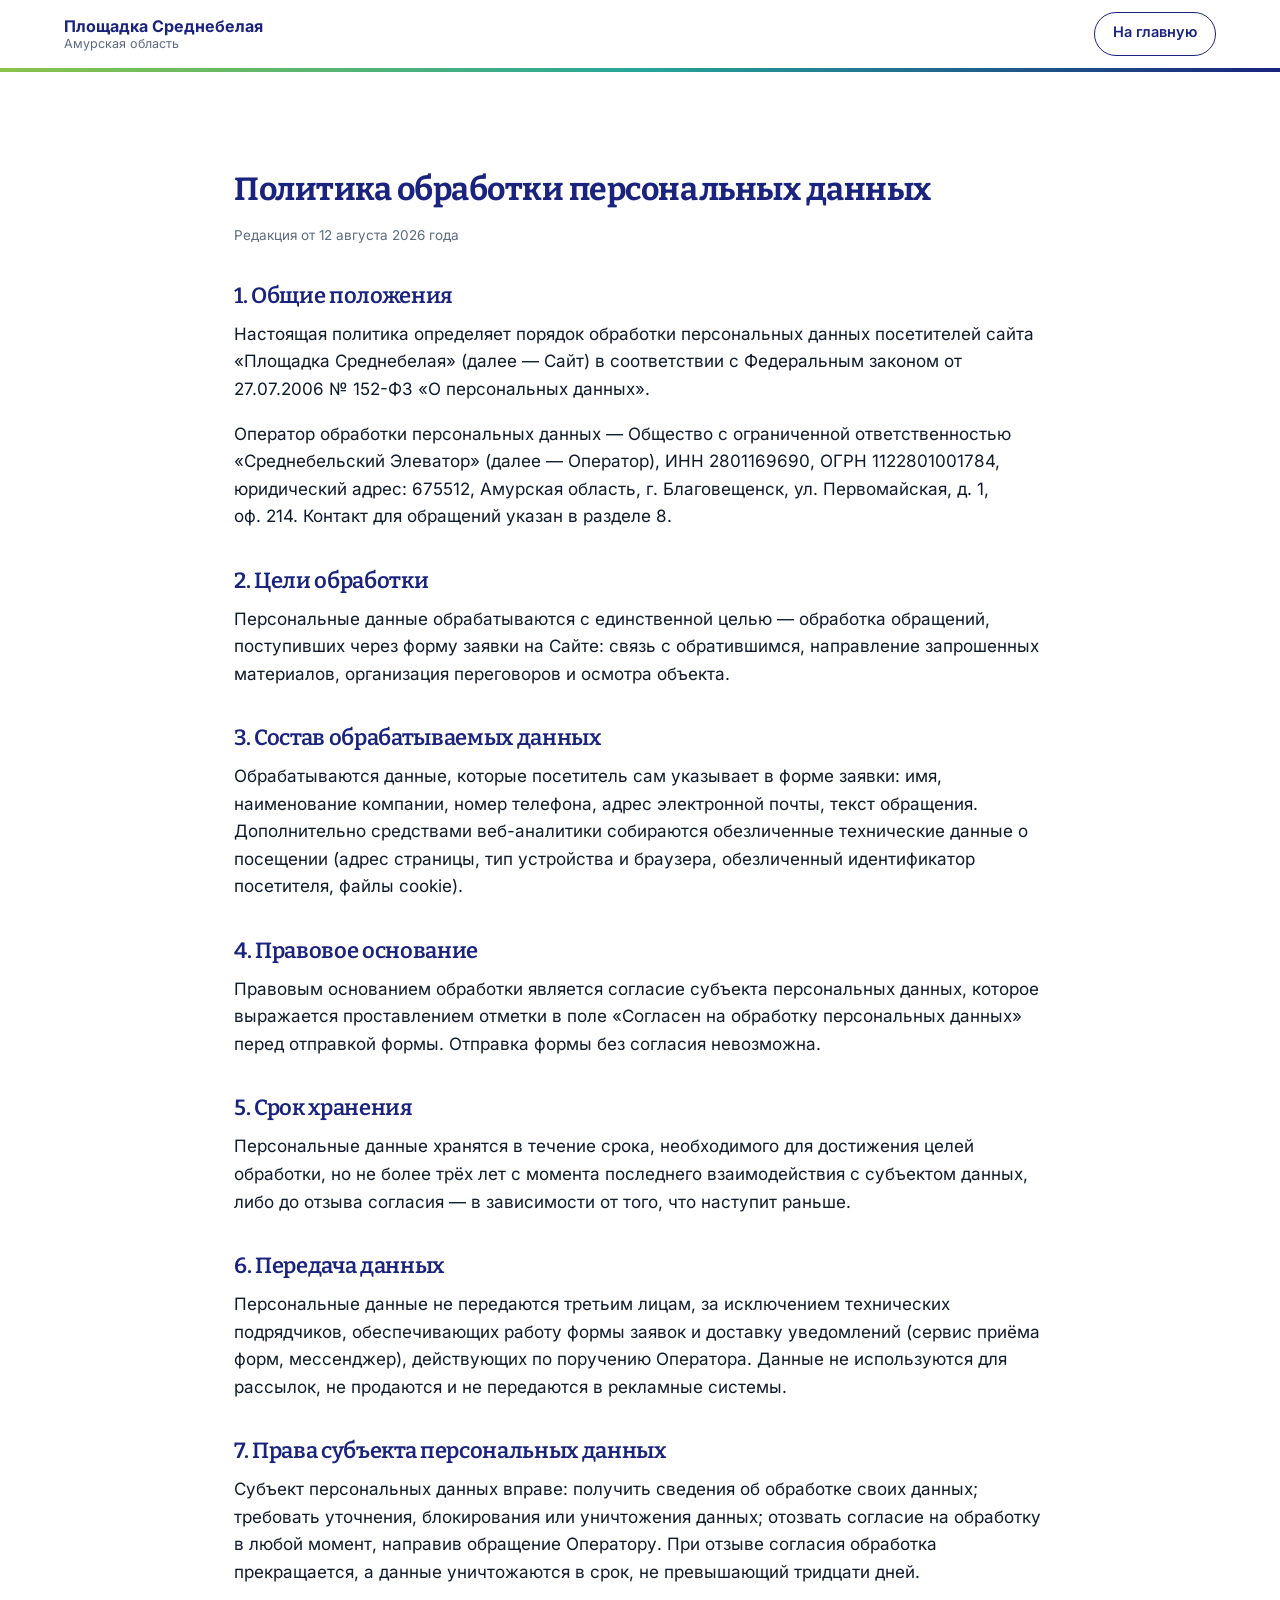
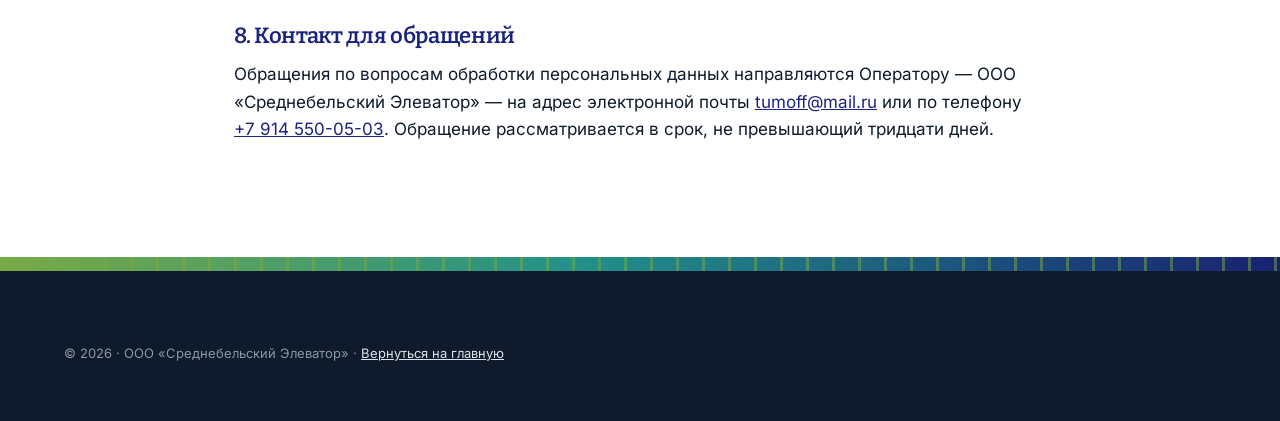
<file: privacy.html>
<!DOCTYPE html>
<html lang="ru">
<head>
<meta charset="utf-8">
  <meta http-equiv="Content-Security-Policy" content="default-src 'self'; base-uri 'self'; object-src 'none'; form-action 'self'; frame-src 'none'; script-src 'self'; style-src 'self' 'unsafe-inline'; img-src 'self' data: blob: https://tile.openstreetmap.org; connect-src 'self' https://tile.openstreetmap.org; worker-src 'self' blob:; font-src 'self'; media-src 'self'; upgrade-insecure-requests">
  <meta name="referrer" content="strict-origin-when-cross-origin">
<meta name="viewport" content="width=device-width, initial-scale=1">
<title>Политика обработки персональных данных — Площадка Среднебелая</title>
<meta name="robots" content="noindex, follow">
<meta name="theme-color" content="#1A237E">
<link rel="icon" href="favicon.svg" type="image/svg+xml">
<link rel="stylesheet" href="styles.css">
</head>
<body>

<header class="site-header">
  <div class="header-inner">
    <a class="brand" href="./">
      <b>Площадка Среднебелая</b>
      <span>Амурская область</span>
    </a>
    <a class="btn btn-secondary header-cta" href="./" style="margin-left:auto;">На главную</a>
  </div>
</header>

<main id="main">
<section class="section">
  <div class="container" style="max-width:860px;">
    <h1 style="font-size:32px;line-height:40px;">Политика обработки персональных данных</h1>
    <p class="small">Редакция от 12 августа 2026 года</p>

    <h2 style="font-size:22px;line-height:28px;margin-top:36px;">1. Общие положения</h2>
    <p>Настоящая политика определяет порядок обработки персональных данных посетителей сайта «Площадка Среднебелая» (далее — Сайт) в соответствии с Федеральным законом от 27.07.2006 № 152-ФЗ «О персональных данных».</p>
    <p>Оператор обработки персональных данных — Общество с ограниченной ответственностью «Среднебельский Элеватор» (далее — Оператор), ИНН 2801169690, ОГРН 1122801001784, юридический адрес: 675512, Амурская область, г.&nbsp;Благовещенск, ул.&nbsp;Первомайская, д.&nbsp;1, оф.&nbsp;214. Контакт для обращений указан в разделе 8.</p>

    <h2 style="font-size:22px;line-height:28px;margin-top:36px;">2. Цели обработки</h2>
    <p>Персональные данные обрабатываются с единственной целью — обработка обращений, поступивших через форму заявки на Сайте: связь с обратившимся, направление запрошенных материалов, организация переговоров и осмотра объекта.</p>

    <h2 style="font-size:22px;line-height:28px;margin-top:36px;">3. Состав обрабатываемых данных</h2>
    <p>Обрабатываются данные, которые посетитель сам указывает в форме заявки: имя, наименование компании, номер телефона, адрес электронной почты, текст обращения. Дополнительно средствами веб-аналитики собираются обезличенные технические данные о посещении (адрес страницы, тип устройства и браузера, обезличенный идентификатор посетителя, файлы cookie).</p>

    <h2 style="font-size:22px;line-height:28px;margin-top:36px;">4. Правовое основание</h2>
    <p>Правовым основанием обработки является согласие субъекта персональных данных, которое выражается проставлением отметки в поле «Согласен на обработку персональных данных» перед отправкой формы. Отправка формы без согласия невозможна.</p>

    <h2 style="font-size:22px;line-height:28px;margin-top:36px;">5. Срок хранения</h2>
    <p>Персональные данные хранятся в течение срока, необходимого для достижения целей обработки, но не более трёх лет с момента последнего взаимодействия с субъектом данных, либо до отзыва согласия — в зависимости от того, что наступит раньше.</p>

    <h2 style="font-size:22px;line-height:28px;margin-top:36px;">6. Передача данных</h2>
    <p>Персональные данные не передаются третьим лицам, за исключением технических подрядчиков, обеспечивающих работу формы заявок и доставку уведомлений (сервис приёма форм, мессенджер), действующих по поручению Оператора. Данные не используются для рассылок, не продаются и не передаются в рекламные системы.</p>

    <h2 style="font-size:22px;line-height:28px;margin-top:36px;">7. Права субъекта персональных данных</h2>
    <p>Субъект персональных данных вправе: получить сведения об обработке своих данных; требовать уточнения, блокирования или уничтожения данных; отозвать согласие на обработку в любой момент, направив обращение Оператору. При отзыве согласия обработка прекращается, а данные уничтожаются в срок, не превышающий тридцати дней.</p>

    <h2 style="font-size:22px;line-height:28px;margin-top:36px;">8. Контакт для обращений</h2>
    <p>Обращения по вопросам обработки персональных данных направляются Оператору — ООО «Среднебельский Элеватор» — на адрес электронной почты <a href="mailto:tumoff@mail.ru">tumoff@mail.ru</a> или по телефону <a href="tel:+79145500503">+7 914 550-05-03</a>. Обращение рассматривается в срок, не превышающий тридцати дней.</p>
  </div>
</section>
</main>

<footer class="site-footer">
  <div class="container">
    <p class="f-legal">© 2026 · ООО «Среднебельский Элеватор» · <a href="./">Вернуться на главную</a></p>
  </div>
</footer>

</body>
</html>
</file>
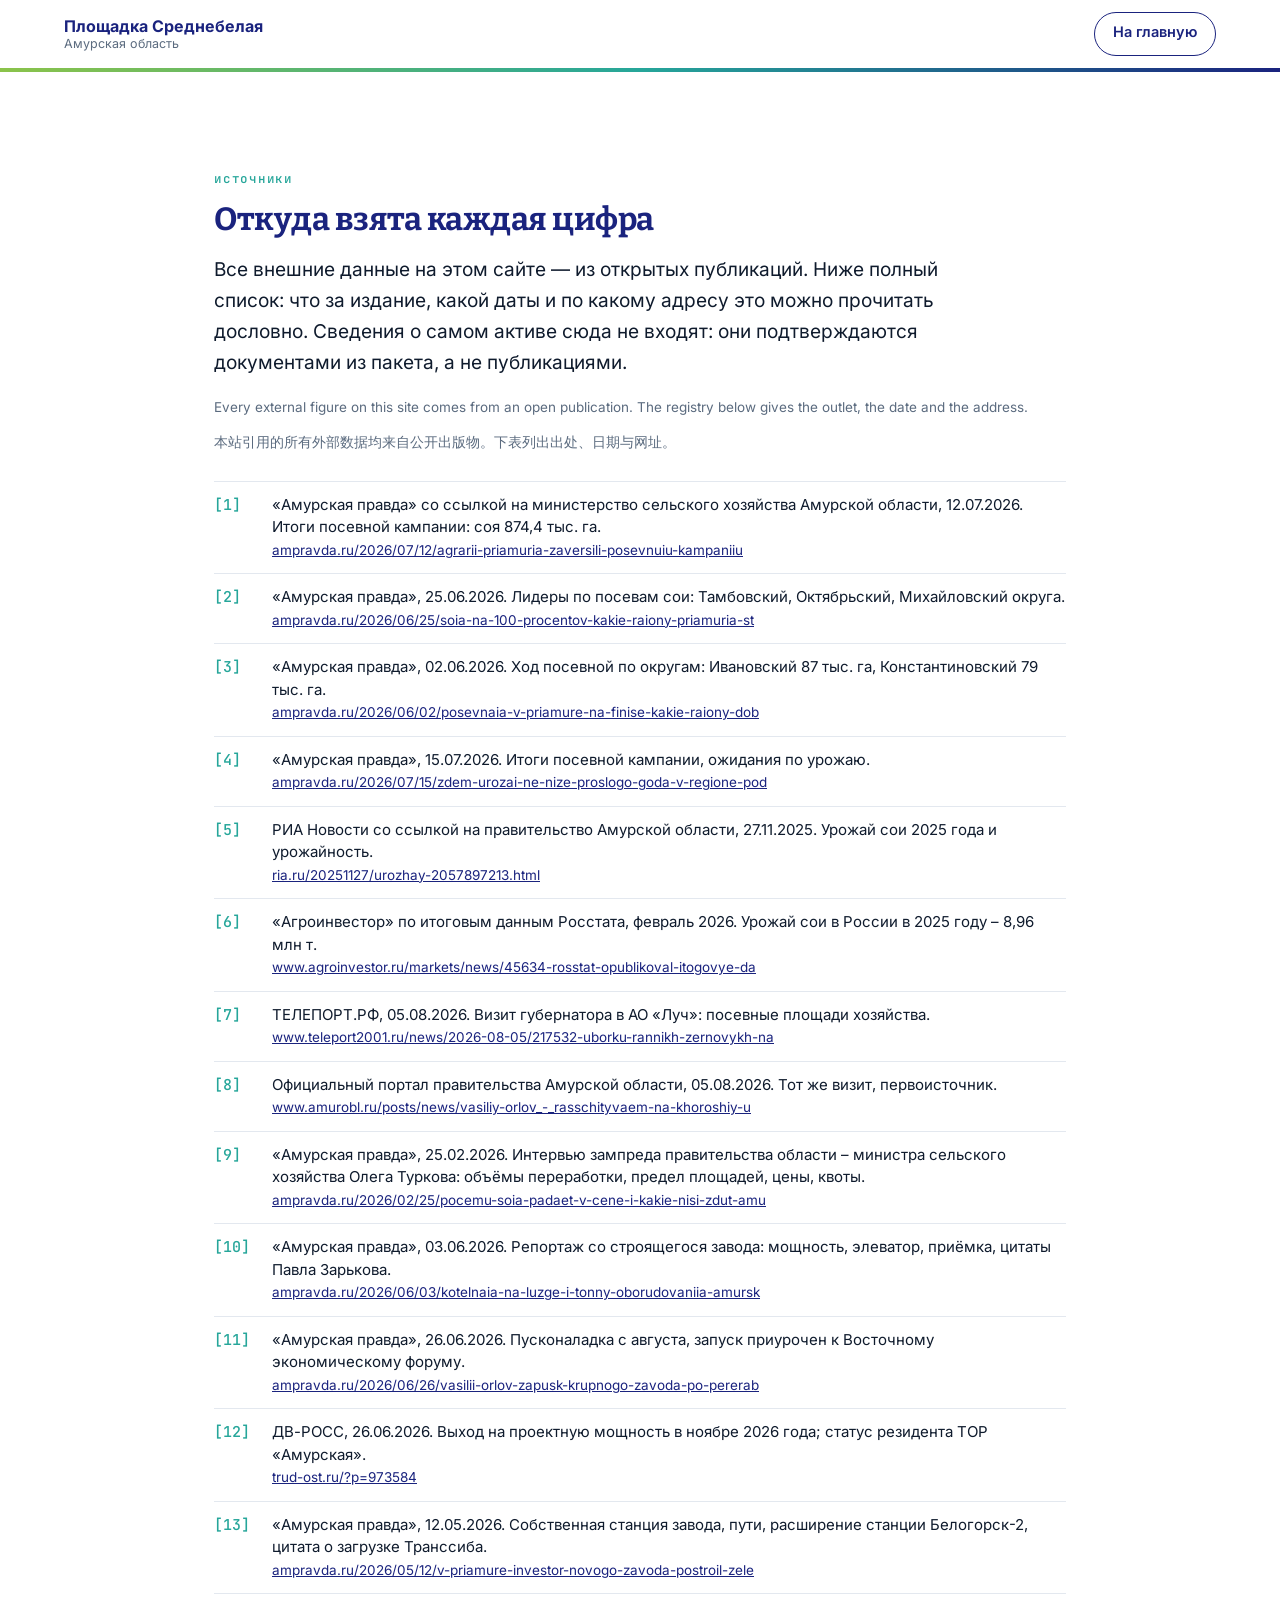
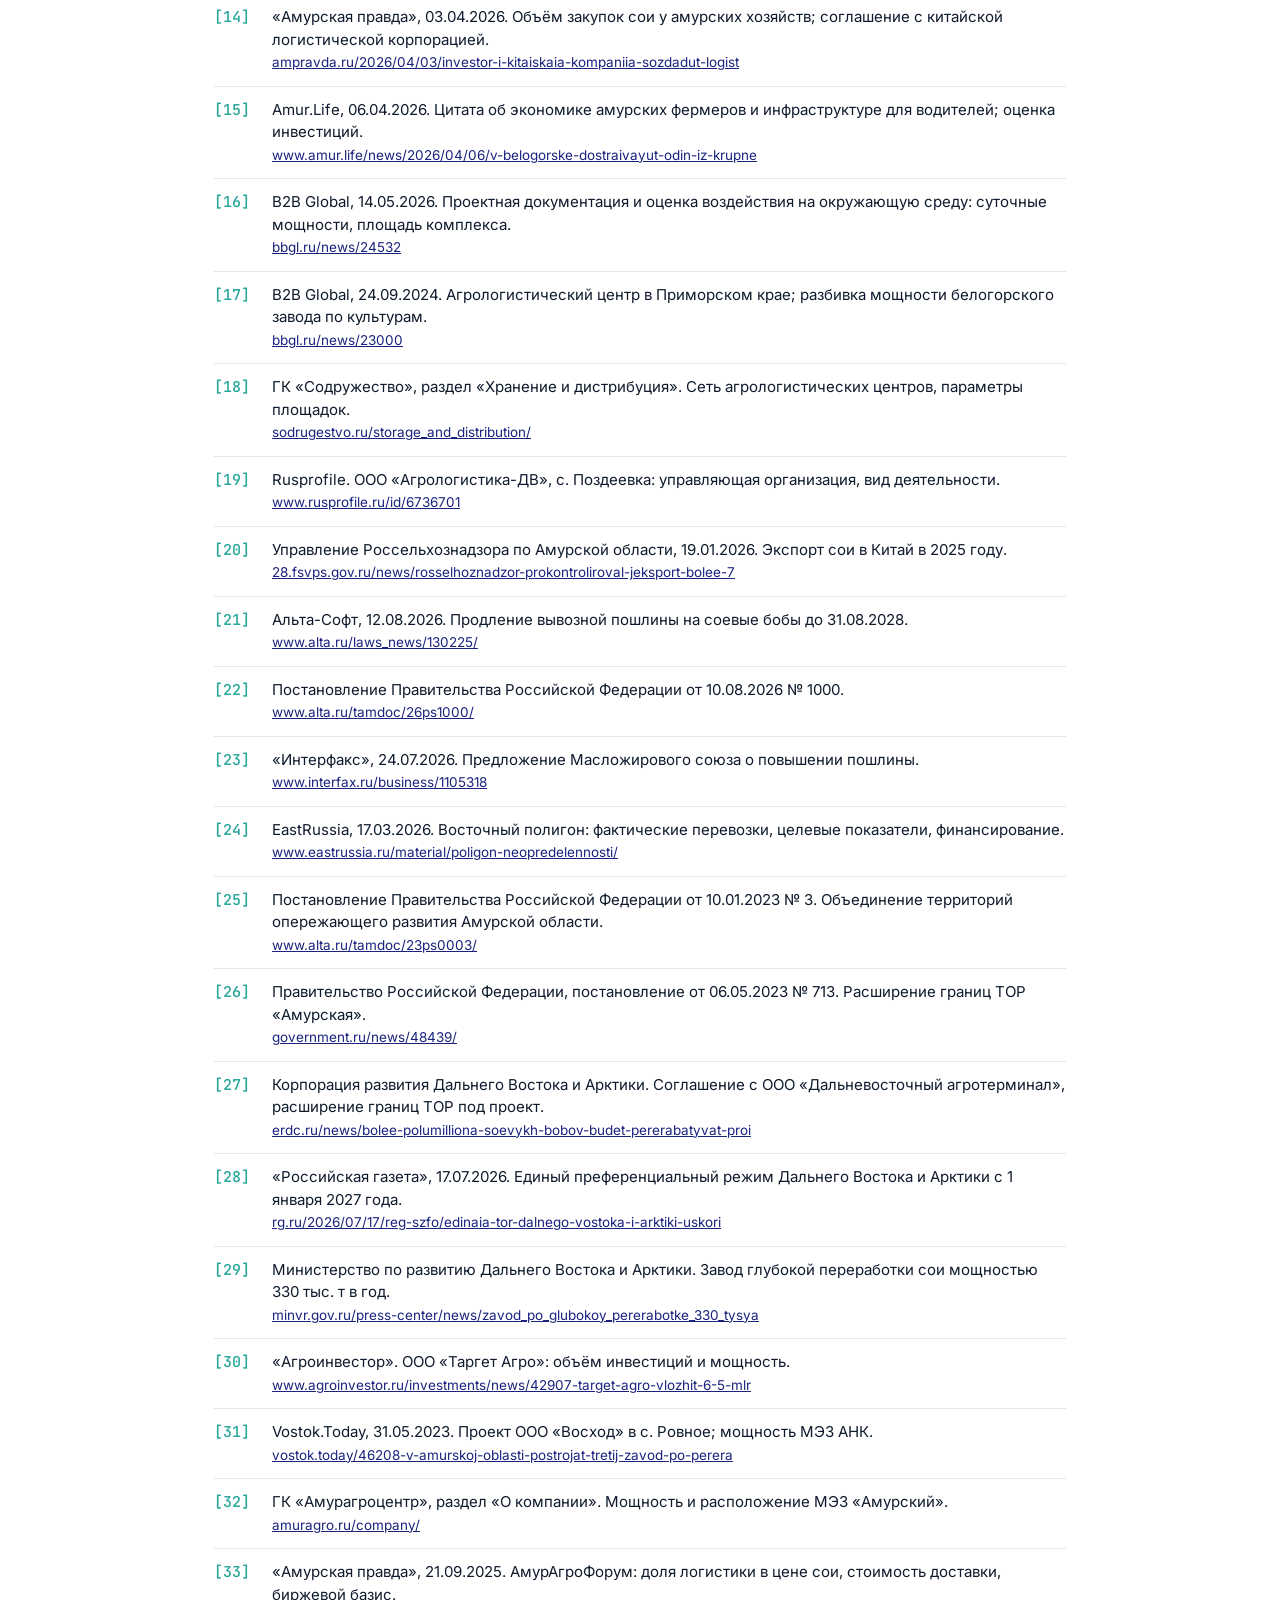
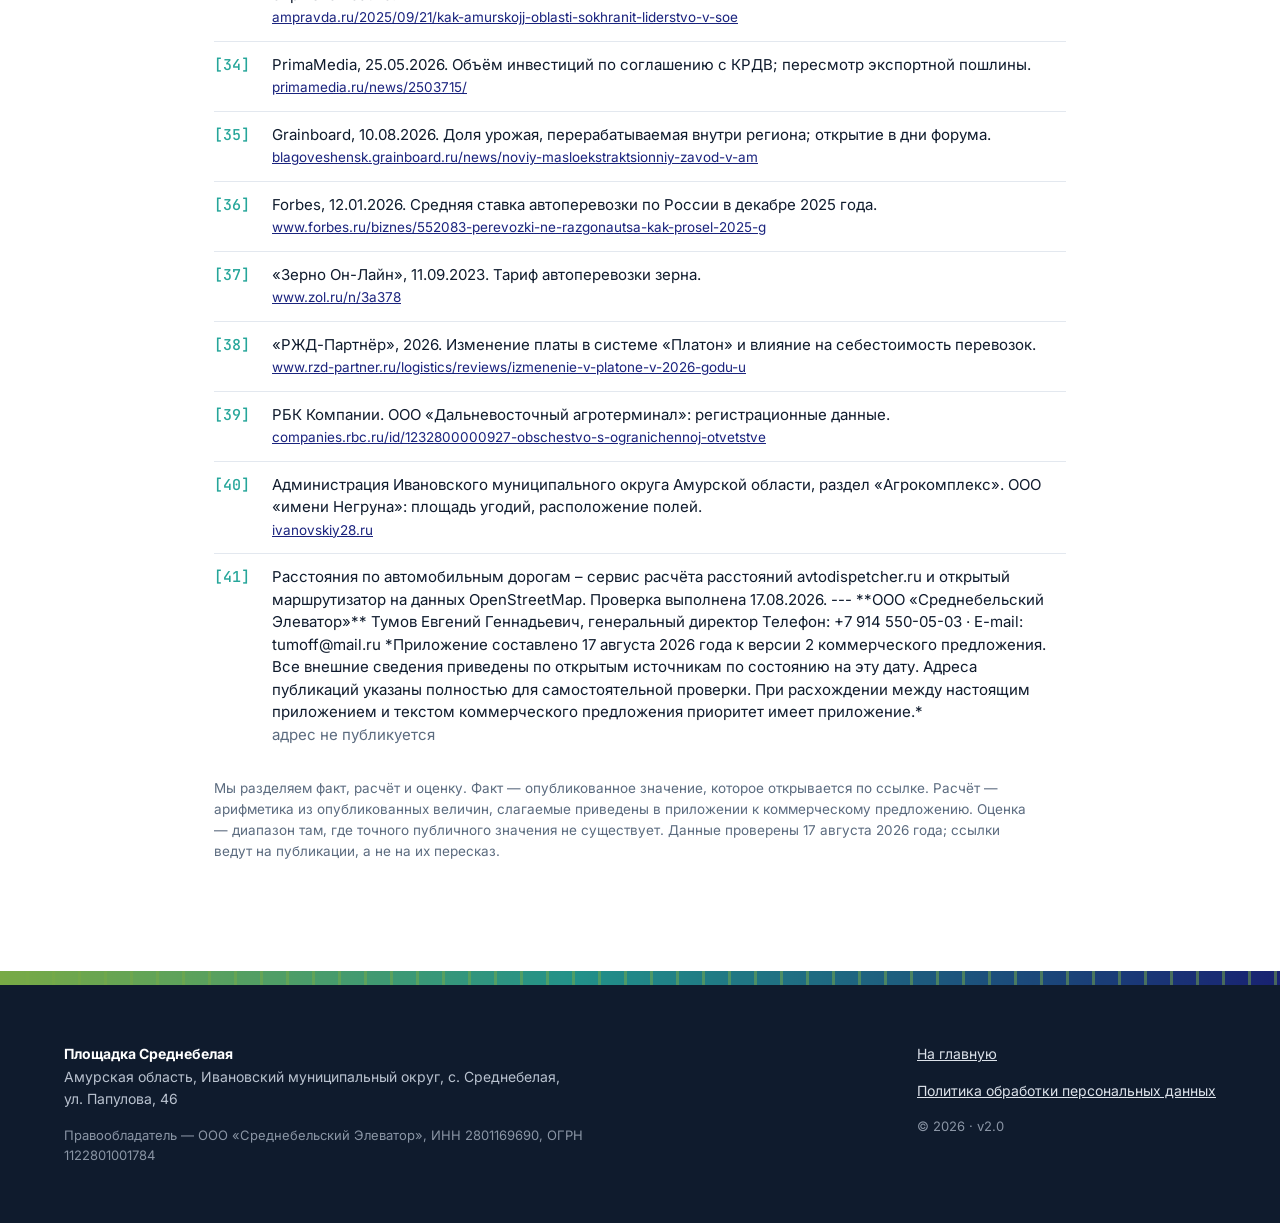
<file: sources.html>
<!DOCTYPE html>
<html lang="ru">
<head>
<meta charset="utf-8">
  <meta http-equiv="Content-Security-Policy" content="default-src 'self'; base-uri 'self'; object-src 'none'; form-action 'self'; frame-src 'none'; script-src 'self'; style-src 'self' 'unsafe-inline'; img-src 'self' data: blob: https://tile.openstreetmap.org; connect-src 'self' https://tile.openstreetmap.org; worker-src 'self' blob:; font-src 'self'; media-src 'self'; upgrade-insecure-requests">
  <meta name="referrer" content="strict-origin-when-cross-origin">
<meta name="viewport" content="width=device-width, initial-scale=1">
<title>Источники данных — Площадка Среднебелая</title>
<meta name="description" content="Реестр источников: каждая внешняя цифра на сайте площадки Среднебелая с указанием публикации, даты и адреса.">
<meta name="robots" content="index, follow">
<meta name="theme-color" content="#1A237E">
<link rel="canonical" href="https://hub28.ru/sources.html">
<link rel="icon" href="favicon.svg" type="image/svg+xml">
<link rel="stylesheet" href="styles.css">
</head>
<body>

<header class="site-header">
  <div class="header-inner">
    <a class="brand" href="./">
      <b>Площадка Среднебелая</b>
      <span>Амурская область</span>
    </a>
    <a class="btn btn-secondary header-cta" href="./" style="margin-left:auto;">На главную</a>
  </div>
</header>

<main id="main">
<section class="section">
  <div class="container" style="max-width:900px;">
    <span class="sec-label">источники</span>
    <h1 style="font-size:32px;line-height:40px;">Откуда взята каждая цифра</h1>
    <p class="lead">Все внешние данные на этом сайте — из открытых публикаций. Ниже полный
    список: что за издание, какой даты и по какому адресу это можно прочитать
    дословно. Сведения о самом активе сюда не входят: они подтверждаются
    документами из пакета, а не публикациями.</p>
    <p class="small" lang="en">Every external figure on this site comes from an open publication. The registry below gives the outlet, the date and the address.</p>
    <p class="small" lang="zh-Hans">本站引用的所有外部数据均来自公开出版物。下表列出出处、日期与网址。</p>

    <ol class="src-list">
    <li id="s1"><span class="src-num">[1]</span><span class="src-body">«Амурская правда» со ссылкой на министерство сельского хозяйства Амурской области, 12.07.2026. Итоги посевной кампании: соя 874,4 тыс. га.<br><a href="https://ampravda.ru/2026/07/12/agrarii-priamuria-zaversili-posevnuiu-kampaniiu-vpervye-v-regione-poseiali-gorox-i-podsolnecnik" target="_blank" rel="noopener nofollow">ampravda.ru/2026/07/12/agrarii-priamuria-zaversili-posevnuiu-kampaniiu</a></span></li>
    <li id="s2"><span class="src-num">[2]</span><span class="src-body">«Амурская правда», 25.06.2026. Лидеры по посевам сои: Тамбовский, Октябрьский, Михайловский округа.<br><a href="https://ampravda.ru/2026/06/25/soia-na-100-procentov-kakie-raiony-priamuria-stali-liderami-po-posevnoi-glavnoi-kultury" target="_blank" rel="noopener nofollow">ampravda.ru/2026/06/25/soia-na-100-procentov-kakie-raiony-priamuria-st</a></span></li>
    <li id="s3"><span class="src-num">[3]</span><span class="src-body">«Амурская правда», 02.06.2026. Ход посевной по округам: Ивановский 87 тыс. га, Константиновский 79 тыс. га.<br><a href="https://ampravda.ru/2026/06/02/posevnaia-v-priamure-na-finise-kakie-raiony-dobavili-kukuruzy-i-pocti-zakoncili-sev-soi" target="_blank" rel="noopener nofollow">ampravda.ru/2026/06/02/posevnaia-v-priamure-na-finise-kakie-raiony-dob</a></span></li>
    <li id="s4"><span class="src-num">[4]</span><span class="src-body">«Амурская правда», 15.07.2026. Итоги посевной кампании, ожидания по урожаю.<br><a href="https://ampravda.ru/2026/07/15/zdem-urozai-ne-nize-proslogo-goda-v-regione-podveli-itogi-posevnoi-kampanii" target="_blank" rel="noopener nofollow">ampravda.ru/2026/07/15/zdem-urozai-ne-nize-proslogo-goda-v-regione-pod</a></span></li>
    <li id="s5"><span class="src-num">[5]</span><span class="src-body">РИА Новости со ссылкой на правительство Амурской области, 27.11.2025. Урожай сои 2025 года и урожайность.<br><a href="https://ria.ru/20251127/urozhay-2057897213.html" target="_blank" rel="noopener nofollow">ria.ru/20251127/urozhay-2057897213.html</a></span></li>
    <li id="s6"><span class="src-num">[6]</span><span class="src-body">«Агроинвестор» по итоговым данным Росстата, февраль 2026. Урожай сои в России в 2025 году – 8,96 млн т.<br><a href="https://www.agroinvestor.ru/markets/news/45634-rosstat-opublikoval-itogovye-dannye-po-urozhayu-v-2025-godu/" target="_blank" rel="noopener nofollow">www.agroinvestor.ru/markets/news/45634-rosstat-opublikoval-itogovye-da</a></span></li>
    <li id="s7"><span class="src-num">[7]</span><span class="src-body">ТЕЛЕПОРТ.РФ, 05.08.2026. Визит губернатора в АО «Луч»: посевные площади хозяйства.<br><a href="https://www.teleport2001.ru/news/2026-08-05/217532-uborku-rannikh-zernovykh-na-polyakh-ivanovskogo-okruga-ocenil-glava-priamurya.html" target="_blank" rel="noopener nofollow">www.teleport2001.ru/news/2026-08-05/217532-uborku-rannikh-zernovykh-na</a></span></li>
    <li id="s8"><span class="src-num">[8]</span><span class="src-body">Официальный портал правительства Амурской области, 05.08.2026. Тот же визит, первоисточник.<br><a href="https://www.amurobl.ru/posts/news/vasiliy-orlov_-_rasschityvaem-na-khoroshiy-urozhay_-gubernator-otsenil-khod-uborki-rannikh-zernovykh/" target="_blank" rel="noopener nofollow">www.amurobl.ru/posts/news/vasiliy-orlov_-_rasschityvaem-na-khoroshiy-u</a></span></li>
    <li id="s9"><span class="src-num">[9]</span><span class="src-body">«Амурская правда», 25.02.2026. Интервью зампреда правительства области – министра сельского хозяйства Олега Туркова: объёмы переработки, предел площадей, цены, квоты.<br><a href="https://ampravda.ru/2026/02/25/pocemu-soia-padaet-v-cene-i-kakie-nisi-zdut-amurskix-agrariev-interviu-zampreda-amurskogo-pravitelstva-olega-turkova" target="_blank" rel="noopener nofollow">ampravda.ru/2026/02/25/pocemu-soia-padaet-v-cene-i-kakie-nisi-zdut-amu</a></span></li>
    <li id="s10"><span class="src-num">[10]</span><span class="src-body">«Амурская правда», 03.06.2026. Репортаж со строящегося завода: мощность, элеватор, приёмка, цитаты Павла Зарькова.<br><a href="https://ampravda.ru/2026/06/03/kotelnaia-na-luzge-i-tonny-oborudovaniia-amurskaia-pravda-pobyvala-na-stroiashhemsia-v-belogorske-zavode-po-pererabotke-soi-i-rapsa" target="_blank" rel="noopener nofollow">ampravda.ru/2026/06/03/kotelnaia-na-luzge-i-tonny-oborudovaniia-amursk</a></span></li>
    <li id="s11"><span class="src-num">[11]</span><span class="src-body">«Амурская правда», 26.06.2026. Пусконаладка с августа, запуск приурочен к Восточному экономическому форуму.<br><a href="https://ampravda.ru/2026/06/26/vasilii-orlov-zapusk-krupnogo-zavoda-po-pererabotke-soi-priurocim-k-vostocnomu-ekonomiceskomu-forumu" target="_blank" rel="noopener nofollow">ampravda.ru/2026/06/26/vasilii-orlov-zapusk-krupnogo-zavoda-po-pererab</a></span></li>
    <li id="s12"><span class="src-num">[12]</span><span class="src-body">ДВ-РОСС, 26.06.2026. Выход на проектную мощность в ноябре 2026 года; статус резидента ТОР «Амурская».<br><a href="http://trud-ost.ru/?p=973584" target="_blank" rel="noopener nofollow">trud-ost.ru/?p=973584</a></span></li>
    <li id="s13"><span class="src-num">[13]</span><span class="src-body">«Амурская правда», 12.05.2026. Собственная станция завода, пути, расширение станции Белогорск-2, цитата о загрузке Транссиба.<br><a href="https://ampravda.ru/2026/05/12/v-priamure-investor-novogo-zavoda-postroil-zeleznodoroznuiu-stanciiu-i-obnovliaet-eshhe-odnu" target="_blank" rel="noopener nofollow">ampravda.ru/2026/05/12/v-priamure-investor-novogo-zavoda-postroil-zele</a></span></li>
    <li id="s14"><span class="src-num">[14]</span><span class="src-body">«Амурская правда», 03.04.2026. Объём закупок сои у амурских хозяйств; соглашение с китайской логистической корпорацией.<br><a href="https://ampravda.ru/2026/04/03/investor-i-kitaiskaia-kompaniia-sozdadut-logisticeskie-xaby-v-dvux-stranax-dlia-masla-i-srota-s-novogo-amurskogo-zavoda" target="_blank" rel="noopener nofollow">ampravda.ru/2026/04/03/investor-i-kitaiskaia-kompaniia-sozdadut-logist</a></span></li>
    <li id="s15"><span class="src-num">[15]</span><span class="src-body">Amur.Life, 06.04.2026. Цитата об экономике амурских фермеров и инфраструктуре для водителей; оценка инвестиций.<br><a href="https://www.amur.life/news/2026/04/06/v-belogorske-dostraivayut-odin-iz-krupneyshih-v-rossii-zavodov-po-pererabotke-soi" target="_blank" rel="noopener nofollow">www.amur.life/news/2026/04/06/v-belogorske-dostraivayut-odin-iz-krupne</a></span></li>
    <li id="s16"><span class="src-num">[16]</span><span class="src-body">B2B Global, 14.05.2026. Проектная документация и оценка воздействия на окружающую среду: суточные мощности, площадь комплекса.<br><a href="https://bbgl.ru/news/24532" target="_blank" rel="noopener nofollow">bbgl.ru/news/24532</a></span></li>
    <li id="s17"><span class="src-num">[17]</span><span class="src-body">B2B Global, 24.09.2024. Агрологистический центр в Приморском крае; разбивка мощности белогорского завода по культурам.<br><a href="https://bbgl.ru/news/23000" target="_blank" rel="noopener nofollow">bbgl.ru/news/23000</a></span></li>
    <li id="s18"><span class="src-num">[18]</span><span class="src-body">ГК «Содружество», раздел «Хранение и дистрибуция». Сеть агрологистических центров, параметры площадок.<br><a href="https://sodrugestvo.ru/storage_and_distribution/" target="_blank" rel="noopener nofollow">sodrugestvo.ru/storage_and_distribution/</a></span></li>
    <li id="s19"><span class="src-num">[19]</span><span class="src-body">Rusprofile. ООО «Агрологистика-ДВ», с. Поздеевка: управляющая организация, вид деятельности.<br><a href="https://www.rusprofile.ru/id/6736701" target="_blank" rel="noopener nofollow">www.rusprofile.ru/id/6736701</a></span></li>
    <li id="s20"><span class="src-num">[20]</span><span class="src-body">Управление Россельхознадзора по Амурской области, 19.01.2026. Экспорт сои в Китай в 2025 году.<br><a href="https://28.fsvps.gov.ru/news/rosselhoznadzor-prokontroliroval-jeksport-bolee-7-tysjach-tonn-soi-iz-priamurja-v-kitaj/" target="_blank" rel="noopener nofollow">28.fsvps.gov.ru/news/rosselhoznadzor-prokontroliroval-jeksport-bolee-7</a></span></li>
    <li id="s21"><span class="src-num">[21]</span><span class="src-body">Альта-Софт, 12.08.2026. Продление вывозной пошлины на соевые бобы до 31.08.2028.<br><a href="https://www.alta.ru/laws_news/130225/" target="_blank" rel="noopener nofollow">www.alta.ru/laws_news/130225/</a></span></li>
    <li id="s22"><span class="src-num">[22]</span><span class="src-body">Постановление Правительства Российской Федерации от 10.08.2026 № 1000.<br><a href="https://www.alta.ru/tamdoc/26ps1000/" target="_blank" rel="noopener nofollow">www.alta.ru/tamdoc/26ps1000/</a></span></li>
    <li id="s23"><span class="src-num">[23]</span><span class="src-body">«Интерфакс», 24.07.2026. Предложение Масложирового союза о повышении пошлины.<br><a href="https://www.interfax.ru/business/1105318" target="_blank" rel="noopener nofollow">www.interfax.ru/business/1105318</a></span></li>
    <li id="s24"><span class="src-num">[24]</span><span class="src-body">EastRussia, 17.03.2026. Восточный полигон: фактические перевозки, целевые показатели, финансирование.<br><a href="https://www.eastrussia.ru/material/poligon-neopredelennosti/" target="_blank" rel="noopener nofollow">www.eastrussia.ru/material/poligon-neopredelennosti/</a></span></li>
    <li id="s25"><span class="src-num">[25]</span><span class="src-body">Постановление Правительства Российской Федерации от 10.01.2023 № 3. Объединение территорий опережающего развития Амурской области.<br><a href="https://www.alta.ru/tamdoc/23ps0003/" target="_blank" rel="noopener nofollow">www.alta.ru/tamdoc/23ps0003/</a></span></li>
    <li id="s26"><span class="src-num">[26]</span><span class="src-body">Правительство Российской Федерации, постановление от 06.05.2023 № 713. Расширение границ ТОР «Амурская».<br><a href="http://government.ru/news/48439/" target="_blank" rel="noopener nofollow">government.ru/news/48439/</a></span></li>
    <li id="s27"><span class="src-num">[27]</span><span class="src-body">Корпорация развития Дальнего Востока и Арктики. Соглашение с ООО «Дальневосточный агротерминал», расширение границ ТОР под проект.<br><a href="https://erdc.ru/news/bolee-polumilliona-soevykh-bobov-budet-pererabatyvat-proizvodstvennyy-kompleks-novogo-rezidenta-tor-/" target="_blank" rel="noopener nofollow">erdc.ru/news/bolee-polumilliona-soevykh-bobov-budet-pererabatyvat-proi</a></span></li>
    <li id="s28"><span class="src-num">[28]</span><span class="src-body">«Российская газета», 17.07.2026. Единый преференциальный режим Дальнего Востока и Арктики с 1 января 2027 года.<br><a href="https://rg.ru/2026/07/17/reg-szfo/edinaia-tor-dalnego-vostoka-i-arktiki-uskorit-priniatie-novyh-rezidentov.html" target="_blank" rel="noopener nofollow">rg.ru/2026/07/17/reg-szfo/edinaia-tor-dalnego-vostoka-i-arktiki-uskori</a></span></li>
    <li id="s29"><span class="src-num">[29]</span><span class="src-body">Министерство по развитию Дальнего Востока и Арктики. Завод глубокой переработки сои мощностью 330 тыс. т в год.<br><a href="https://minvr.gov.ru/press-center/news/zavod_po_glubokoy_pererabotke_330_tysyach_tonn_soi_v_god_postroyat_v_amurskoy_oblasti/" target="_blank" rel="noopener nofollow">minvr.gov.ru/press-center/news/zavod_po_glubokoy_pererabotke_330_tysya</a></span></li>
    <li id="s30"><span class="src-num">[30]</span><span class="src-body">«Агроинвестор». ООО «Таргет Агро»: объём инвестиций и мощность.<br><a href="https://www.agroinvestor.ru/investments/news/42907-target-agro-vlozhit-6-5-mlrd-rubley-v-zavod-po-glubokoy-pererabotke-soi-v-amurskoy-oblasti/" target="_blank" rel="noopener nofollow">www.agroinvestor.ru/investments/news/42907-target-agro-vlozhit-6-5-mlr</a></span></li>
    <li id="s31"><span class="src-num">[31]</span><span class="src-body">Vostok.Today, 31.05.2023. Проект ООО «Восход» в с. Ровное; мощность МЭЗ АНК.<br><a href="https://vostok.today/46208-v-amurskoj-oblasti-postrojat-tretij-zavod-po-pererabotke-soi.html" target="_blank" rel="noopener nofollow">vostok.today/46208-v-amurskoj-oblasti-postrojat-tretij-zavod-po-perera</a></span></li>
    <li id="s32"><span class="src-num">[32]</span><span class="src-body">ГК «Амурагроцентр», раздел «О компании». Мощность и расположение МЭЗ «Амурский».<br><a href="https://amuragro.ru/company/" target="_blank" rel="noopener nofollow">amuragro.ru/company/</a></span></li>
    <li id="s33"><span class="src-num">[33]</span><span class="src-body">«Амурская правда», 21.09.2025. АмурАгроФорум: доля логистики в цене сои, стоимость доставки, биржевой базис.<br><a href="https://ampravda.ru/2025/09/21/kak-amurskojj-oblasti-sokhranit-liderstvo-v-soevojj-gonke-chto-zhdet-mirovojj-rynok-i-kakikh-cen-zhdat-fermeram-na-boby-s-zapuskom-zavoda" target="_blank" rel="noopener nofollow">ampravda.ru/2025/09/21/kak-amurskojj-oblasti-sokhranit-liderstvo-v-soe</a></span></li>
    <li id="s34"><span class="src-num">[34]</span><span class="src-body">PrimaMedia, 25.05.2026. Объём инвестиций по соглашению с КРДВ; пересмотр экспортной пошлины.<br><a href="https://primamedia.ru/news/2503715/" target="_blank" rel="noopener nofollow">primamedia.ru/news/2503715/</a></span></li>
    <li id="s35"><span class="src-num">[35]</span><span class="src-body">Grainboard, 10.08.2026. Доля урожая, перерабатываемая внутри региона; открытие в дни форума.<br><a href="https://blagoveshensk.grainboard.ru/news/noviy-masloekstraktsionniy-zavod-v-amurskoy-oblasti-506241" target="_blank" rel="noopener nofollow">blagoveshensk.grainboard.ru/news/noviy-masloekstraktsionniy-zavod-v-am</a></span></li>
    <li id="s36"><span class="src-num">[36]</span><span class="src-body">Forbes, 12.01.2026. Средняя ставка автоперевозки по России в декабре 2025 года.<br><a href="https://www.forbes.ru/biznes/552083-perevozki-ne-razgonautsa-kak-prosel-2025-god-v-avtologistike-i-cego-ozidat-v-2026-m" target="_blank" rel="noopener nofollow">www.forbes.ru/biznes/552083-perevozki-ne-razgonautsa-kak-prosel-2025-g</a></span></li>
    <li id="s37"><span class="src-num">[37]</span><span class="src-body">«Зерно Он-Лайн», 11.09.2023. Тариф автоперевозки зерна.<br><a href="https://www.zol.ru/n/3a378" target="_blank" rel="noopener nofollow">www.zol.ru/n/3a378</a></span></li>
    <li id="s38"><span class="src-num">[38]</span><span class="src-body">«РЖД-Партнёр», 2026. Изменение платы в системе «Платон» и влияние на себестоимость перевозок.<br><a href="https://www.rzd-partner.ru/logistics/reviews/izmenenie-v-platone-v-2026-godu-uvelichat-sebestoimost-perevozok-na-12/" target="_blank" rel="noopener nofollow">www.rzd-partner.ru/logistics/reviews/izmenenie-v-platone-v-2026-godu-u</a></span></li>
    <li id="s39"><span class="src-num">[39]</span><span class="src-body">РБК Компании. ООО «Дальневосточный агротерминал»: регистрационные данные.<br><a href="https://companies.rbc.ru/id/1232800000927-obschestvo-s-ogranichennoj-otvetstvennostyu-dalnevostochnyij-agroterminal/" target="_blank" rel="noopener nofollow">companies.rbc.ru/id/1232800000927-obschestvo-s-ogranichennoj-otvetstve</a></span></li>
    <li id="s40"><span class="src-num">[40]</span><span class="src-body">Администрация Ивановского муниципального округа Амурской области, раздел «Агрокомплекс». ООО «имени Негруна»: площадь угодий, расположение полей.<br><a href="https://ivanovskiy28.ru" target="_blank" rel="noopener nofollow">ivanovskiy28.ru</a></span></li>
    <li id="s41"><span class="src-num">[41]</span><span class="src-body">Расстояния по автомобильным дорогам – сервис расчёта расстояний avtodispetcher.ru и открытый маршрутизатор на данных OpenStreetMap. Проверка выполнена 17.08.2026. --- **ООО «Среднебельский Элеватор»** Тумов Евгений Геннадьевич, генеральный директор Телефон: +7 914 550-05-03 · E-mail: tumoff@mail.ru *Приложение составлено 17 августа 2026 года к версии 2 коммерческого предложения. Все внешние сведения приведены по открытым источникам по состоянию на эту дату. Адреса публикаций указаны полностью для самостоятельной проверки. При расхождении между настоящим приложением и текстом коммерческого предложения приоритет имеет приложение.*<br><span class="muted">адрес не публикуется</span></span></li>
    </ol>

    <p class="footnote">Мы разделяем факт, расчёт и оценку. Факт — опубликованное
    значение, которое открывается по ссылке. Расчёт — арифметика из опубликованных
    величин, слагаемые приведены в приложении к коммерческому предложению. Оценка —
    диапазон там, где точного публичного значения не существует. Данные проверены
    17 августа 2026 года; ссылки ведут на публикации, а не на их пересказ.</p>
  </div>
</section>
</main>

<footer class="site-footer">
  <div class="container footer-grid">
    <div class="f-col">
      <p><strong style="color:#fff;">Площадка Среднебелая</strong><br>Амурская область, Ивановский муниципальный округ, с.&nbsp;Среднебелая, ул.&nbsp;Папулова,&nbsp;46</p>
      <p class="f-legal">Правообладатель — ООО «Среднебельский Элеватор», ИНН 2801169690, ОГРН 1122801001784</p>
    </div>
    <div class="f-col">
      <p><a href="./">На главную</a></p>
      <p><a href="privacy.html">Политика обработки персональных данных</a></p>
      <p class="f-legal">© 2026 · v2.0</p>
    </div>
  </div>
</footer>

</body>
</html>
</file>
<file: styles.css>
/* ============================================================
   Площадка Среднебелая — styles.css
   Палитра и типографика — по ТЗ v1 от 12.08.2026, разделы 3.4–3.6
   ============================================================ */

/* ---------- Шрифт: Inter self-hosted, сабсет cyrillic + latin ---------- */
@font-face{font-family:'Inter';font-style:normal;font-weight:400;font-display:swap;src:url('assets/fonts/inter-400-cyrillic.woff2') format('woff2');unicode-range:U+0301,U+0400-045F,U+0490-0491,U+04B0-04B1,U+2116;}
@font-face{font-family:'Inter';font-style:normal;font-weight:400;font-display:swap;src:url('assets/fonts/inter-400-latin.woff2') format('woff2');unicode-range:U+0000-00FF,U+0131,U+0152-0153,U+02BB-02BC,U+02C6,U+02DA,U+02DC,U+0304,U+0308,U+0329,U+2000-206F,U+20AC,U+2122,U+2191,U+2193,U+2212,U+2215,U+FEFF,U+FFFD;}
@font-face{font-family:'Inter';font-style:normal;font-weight:600;font-display:swap;src:url('assets/fonts/inter-600-cyrillic.woff2') format('woff2');unicode-range:U+0301,U+0400-045F,U+0490-0491,U+04B0-04B1,U+2116;}
@font-face{font-family:'Inter';font-style:normal;font-weight:600;font-display:swap;src:url('assets/fonts/inter-600-latin.woff2') format('woff2');unicode-range:U+0000-00FF,U+0131,U+0152-0153,U+02BB-02BC,U+02C6,U+02DA,U+02DC,U+0304,U+0308,U+0329,U+2000-206F,U+20AC,U+2122,U+2191,U+2193,U+2212,U+2215,U+FEFF,U+FFFD;}
@font-face{font-family:'Inter';font-style:normal;font-weight:700;font-display:swap;src:url('assets/fonts/inter-700-cyrillic.woff2') format('woff2');unicode-range:U+0301,U+0400-045F,U+0490-0491,U+04B0-04B1,U+2116;}
@font-face{font-family:'Inter';font-style:normal;font-weight:700;font-display:swap;src:url('assets/fonts/inter-700-latin.woff2') format('woff2');unicode-range:U+0000-00FF,U+0131,U+0152-0153,U+02BB-02BC,U+02C6,U+02DA,U+02DC,U+0304,U+0308,U+0329,U+2000-206F,U+20AC,U+2122,U+2191,U+2193,U+2212,U+2215,U+FEFF,U+FFFD;}

/* ---------- Заголовки: Bitter (вариативный, 600–700), self-hosted ---------- */
@font-face{font-family:'Bitter';font-style:normal;font-weight:600 700;font-display:swap;src:url('assets/fonts/bitter-600-cyrillic.woff2') format('woff2');unicode-range:U+0301,U+0400-045F,U+0490-0491,U+04B0-04B1,U+2116;}
@font-face{font-family:'Bitter';font-style:normal;font-weight:600 700;font-display:swap;src:url('assets/fonts/bitter-600-latin.woff2') format('woff2');unicode-range:U+0000-00FF,U+0131,U+0152-0153,U+02BB-02BC,U+02C6,U+02DA,U+02DC,U+0304,U+0308,U+0329,U+2000-206F,U+20AC,U+2122,U+2191,U+2193,U+2212,U+2215,U+FEFF,U+FFFD;}
/* ---------- Цифры и номера: JetBrains Mono 500, self-hosted ---------- */
@font-face{font-family:'JetBrains Mono';font-style:normal;font-weight:500;font-display:swap;src:url('assets/fonts/jetbrains-mono-500-cyrillic.woff2') format('woff2');unicode-range:U+0301,U+0400-045F,U+0490-0491,U+04B0-04B1,U+2116;}
@font-face{font-family:'JetBrains Mono';font-style:normal;font-weight:500;font-display:swap;src:url('assets/fonts/jetbrains-mono-500-latin.woff2') format('woff2');unicode-range:U+0000-00FF,U+0131,U+0152-0153,U+02BB-02BC,U+02C6,U+02DA,U+02DC,U+0304,U+0308,U+0329,U+2000-206F,U+20AC,U+2122,U+2191,U+2193,U+2212,U+2215,U+FEFF,U+FFFD;}

/* ---------- Переменные ---------- */
:root{
  --ink:#0F1B2D;
  --deep:#1A237E;
  --teal:#26A69A;
  --lime:#8BC34A;
  --bg:#FFFFFF;
  --bg-alt:#F5F7FA;
  --line:#E3E8EF;
  --muted:#5B6B7F;
  --warn:#B45309;
  --container:1200px;
  /* Характер формы: документный регистр — прямые углы у карточек, таблиц
     и плашек; скругление только у кнопок и статус-бейджей. */
  --display:'Bitter',Georgia,'Times New Roman',serif;
  --sans:'Inter',system-ui,-apple-system,'Segoe UI',Arial,sans-serif;
  --mono:'JetBrains Mono',ui-monospace,SFMono-Regular,Consolas,monospace;
  --radius:2px;
  --radius-pill:999px;
}

/* ---------- Сброс и база ---------- */
*,*::before,*::after{box-sizing:border-box;}
[hidden]{display:none !important;}
html{scroll-behavior:smooth;-webkit-text-size-adjust:100%;}
body{
  margin:0;
  font-family:var(--sans);
  font-size:17px;line-height:1.62;color:var(--ink);background:var(--bg);
}
img{max-width:100%;height:auto;display:block;}
a{color:var(--deep);}
a:hover{color:var(--teal);}
table{border-collapse:collapse;width:100%;}
:focus-visible{outline:3px solid var(--teal);outline-offset:2px;border-radius:2px;}

.skip-link{position:absolute;left:-9999px;top:0;background:var(--deep);color:#fff;padding:10px 18px;z-index:200;border-radius:0 0 8px 0;}
.skip-link:focus{left:0;color:#fff;}

.container{max-width:var(--container);margin:0 auto;padding:0 24px;}

/* ---------- Типографика ---------- */
h1,h2,h3{color:var(--deep);line-height:1.2;margin:0 0 .5em;font-weight:700;}
h1{font-size:44px;line-height:52px;}
h2{font-size:32px;line-height:38px;}
h3{font-size:21px;line-height:28px;}
p{margin:0 0 1em;}
.accent{color:var(--teal);}
.num,.stat-num,td.num{font-variant-numeric:tabular-nums;}
.muted{color:var(--muted);}
.small,.footnote{font-size:13.5px;color:var(--muted);line-height:1.55;}
.footnote{margin-top:20px;max-width:820px;}
.lead{font-size:19px;max-width:760px;}

.sec-label{
  display:block;font-size:13px;font-weight:600;letter-spacing:.08em;
  color:var(--teal);margin-bottom:10px;text-transform:lowercase;
  font-variant-numeric:tabular-nums;
}

/* ---------- Секции ---------- */
/* Ритм: базовый шаг 96px, блоки доверия прижаты плотнее,
   перед целевым действием — больше воздуха. */
.section{padding:96px 0;}
.section--tight{padding-top:64px;}
.section--air{padding:128px 0 112px;}
.section.alt{background:var(--bg-alt);position:relative;}
/* Мягкий стык вместо резкой смены заливки */
.section.alt::before{
  content:"";position:absolute;left:0;right:0;top:0;height:64px;
  background:linear-gradient(180deg,#fff 0%,rgba(245,247,250,0) 100%);pointer-events:none;
}
.section.alt::after{
  content:"";position:absolute;left:0;right:0;bottom:0;height:64px;
  background:linear-gradient(0deg,#fff 0%,rgba(245,247,250,0) 100%);pointer-events:none;
}
.section.alt>.container{position:relative;z-index:1;}
main>.section+.section{border-top:1px solid transparent;}

/* ---------- Кнопки ---------- */
.btn{
  display:inline-block;padding:13px 28px;border-radius:var(--radius-pill);border:1px solid transparent;
  font:600 16px/1.3 'Inter',system-ui,sans-serif;text-decoration:none;cursor:pointer;
  transition:background .18s ease,color .18s ease,border-color .18s ease,transform .18s ease;
  min-height:44px;
}
.btn-primary::after{content:" →";opacity:.55;transition:opacity .18s ease,margin-left .18s ease;}
.btn-primary:hover::after{opacity:1;margin-left:3px;}
.btn:active{transform:translateY(1px);}
.btn-primary{background:var(--deep);color:#fff;}
.btn-primary:hover{background:#141b66;color:#fff;}
.btn-secondary{background:transparent;color:var(--deep);border-color:var(--deep);}
.btn-secondary:hover{color:var(--teal);border-color:var(--teal);}
.btn[disabled]{opacity:.6;cursor:default;}

/* ---------- Шапка ---------- */
.site-header{
  position:sticky;top:0;z-index:100;background:rgba(255,255,255,.96);
  transition:box-shadow .2s,border-color .2s;border-bottom:1px solid transparent;
}
.site-header.scrolled{background:var(--bg);border-bottom:1px solid var(--line);}
.site-header::after{ /* единственный градиент — полоса 4 px под шапкой */
  content:"";display:block;height:4px;
  background:linear-gradient(90deg,var(--lime),var(--teal),var(--deep));
}
.header-inner{display:flex;align-items:center;gap:24px;padding:12px 24px;max-width:var(--container);margin:0 auto;}
.brand{line-height:1.25;text-decoration:none;color:var(--ink);}
.brand b{display:block;font-size:16px;color:var(--deep);}
.brand span{display:block;font-size:12.5px;color:var(--muted);}
.main-nav{margin-left:auto;}
.main-nav ul{display:flex;gap:18px;list-style:none;margin:0;padding:0;flex-wrap:wrap;}
.main-nav a{font-size:14.5px;text-decoration:none;color:var(--ink);padding:6px 2px;border-bottom:2px solid transparent;}
.main-nav a:hover{color:var(--teal);}
.main-nav a.active{color:var(--deep);border-bottom-color:var(--teal);}
.lang-switch{display:flex;gap:6px;align-items:center;font-size:14px;color:var(--muted);white-space:nowrap;}
.main-nav .lang-switch{display:none;}
.lang-switch .lang{color:var(--muted);text-decoration:none;padding:4px 2px;}
.lang-switch .lang.current{color:var(--deep);font-weight:700;}
.lang-switch .lang.is-disabled{opacity:.45;pointer-events:none;cursor:default;}
.header-cta{white-space:nowrap;padding:10px 18px;font-size:14.5px;}
.burger{display:none;background:none;border:1px solid var(--line);border-radius:8px;width:44px;height:44px;cursor:pointer;padding:0;}
.burger span{display:block;width:20px;height:2px;background:var(--deep);margin:4px auto;transition:transform .2s;}

/* ---------- Первый экран ---------- */
.hero{padding:72px 0 0;}
.hero-full{position:relative;padding:0;color:#fff;background:#0B1220;}
.hero-full::before{content:"";position:absolute;inset:0;background:radial-gradient(1200px 600px at 18% 30%,rgba(26,35,126,.55) 0%,rgba(11,18,32,0) 70%);}
.hero-full-inner{position:relative;z-index:1;padding-top:110px;padding-bottom:90px;}
.hero-full h1{color:#fff;margin-bottom:22px;}
.hero-full .kicker{color:#C7CDE8;}
.hero-full .lead{color:#E7EBF4;max-width:640px;margin-bottom:28px;}
.hero-full .counters{position:relative;z-index:1;margin-top:0;background:rgba(15,22,46,.85);}
.btn-ghost{background:transparent;color:#fff;border:1px solid rgba(255,255,255,.7);}
.btn-ghost:hover{background:rgba(255,255,255,.14);color:#fff;}
.hero-imgnote{font-size:13px;color:#B9C2CF;margin-top:28px;}
.hero-imgnote a{color:#fff;}

/* ---------- Первый экран: лупа «реальность → проект» ---------- */
.hero-lens-grid{display:grid;grid-template-columns:1fr 1fr;gap:56px;align-items:center;}
.hero-copy{min-width:0;}
.lens-wrap{min-width:0;}
.lens-stage{
  position:relative;aspect-ratio:1/1;overflow:hidden;border-radius:2px;
  border:1px solid rgba(255,255,255,.16);background:#0B1220;cursor:none;touch-action:pan-y;
}
.lens-stage img{width:100%;height:100%;object-fit:cover;display:block;}
.lens-reveal{
  position:absolute;inset:0;opacity:0;transition:opacity .18s ease;
  -webkit-mask-image:radial-gradient(circle var(--lens-r,120px) at var(--lens-x,50%) var(--lens-y,40%),#000 96%,transparent 100%);
  mask-image:radial-gradient(circle var(--lens-r,120px) at var(--lens-x,50%) var(--lens-y,40%),#000 96%,transparent 100%);
}
.lens-stage.is-active .lens-reveal{opacity:1;}
.lens-ring{
  position:absolute;top:0;left:0;width:calc(var(--lens-r,120px)*2);height:calc(var(--lens-r,120px)*2);
  border-radius:50%;border:2px solid rgba(255,255,255,.9);box-shadow:0 0 0 1px rgba(11,18,32,.45),0 8px 26px rgba(0,0,0,.35);
  transform:translate(calc(var(--lens-x,50%) - var(--lens-r,120px)),calc(var(--lens-y,40%) - var(--lens-r,120px)));
  opacity:0;transition:opacity .18s ease;pointer-events:none;
}
.lens-ring::after{
  content:"";position:absolute;left:50%;top:50%;width:14px;height:2px;background:rgba(255,255,255,.85);
  transform:translate(-50%,-50%);opacity:.0;
}
.lens-stage.is-active .lens-ring{opacity:1;}
.lens-badge{
  position:absolute;left:14px;bottom:14px;z-index:2;padding:6px 12px;border-radius:2px;
  background:rgba(11,18,32,.82);color:#fff;font-size:12.5px;font-weight:600;letter-spacing:.01em;
  opacity:0;transition:opacity .18s ease;
}
.lens-stage.is-active .lens-badge{opacity:1;}
.lens-hint{
  position:absolute;right:14px;bottom:14px;z-index:2;padding:6px 12px;border-radius:999px;
  background:rgba(255,255,255,.92);color:var(--ink);font-size:12.5px;font-weight:600;
  transition:opacity .18s ease;
}
.lens-stage.is-active .lens-hint{opacity:0;}
.lens-tabs{display:flex;flex-wrap:wrap;gap:8px;margin-top:16px;}
.lens-tab{
  padding:8px 14px;border-radius:999px;border:1px solid rgba(255,255,255,.28);background:transparent;
  color:#DCE2EA;font:600 13.5px/1.3 'Inter',system-ui,sans-serif;cursor:pointer;min-height:38px;
  transition:background .15s,border-color .15s,color .15s;
}
.lens-tab:hover{border-color:var(--teal);color:#fff;}
.lens-tab.is-active{background:var(--teal);border-color:var(--teal);color:#fff;}
.lens-note{font-size:12.5px;color:#9AA6B8;margin-top:12px;}
@media(prefers-reduced-motion:reduce){
  .lens-reveal,.lens-ring,.lens-badge,.lens-hint{transition:none;}
}
.hero-grid{display:grid;grid-template-columns:1.05fr .95fr;gap:48px;align-items:start;}
.sale-badge{
  display:inline-block;background:var(--teal);color:#fff;font-size:14.5px;font-weight:700;
  padding:8px 18px;border-radius:999px;margin-bottom:16px;letter-spacing:.02em;
}
.hero .kicker{font-size:14px;color:var(--muted);margin-bottom:18px;letter-spacing:.02em;}
.hero h1{margin-bottom:22px;}
.hero .lead{margin-bottom:28px;}
.hero-actions{display:flex;gap:14px;flex-wrap:wrap;margin-bottom:30px;}
.hero-facts{display:grid;grid-template-columns:repeat(2,minmax(0,1fr));gap:10px 28px;padding:0;margin:0;list-style:none;font-size:15px;}
.hero-facts b{color:var(--deep);font-variant-numeric:tabular-nums;}
.hero-figure{margin:0;}
.hero-figure img{width:100%;border:1px solid var(--line);border-radius:var(--radius);background:#fff;}
figcaption{font-size:13.5px;color:var(--muted);margin-top:10px;line-height:1.5;}

/* Счётчики */
.counters{margin-top:56px;background:var(--deep);color:#fff;}
.counters-grid{display:grid;grid-template-columns:repeat(5,1fr);gap:24px;padding:36px 24px;max-width:var(--container);margin:0 auto;}
.counter .stat-num{font-size:44px;font-weight:700;color:#fff;line-height:1.1;}
.counter .stat-num .unit{font-size:24px;font-weight:600;}
.counter .stat-cap{font-size:13px;color:#C7CDE8;margin-top:6px;line-height:1.45;}

/* Показатели (крупная цифра над подписью) */
.stats-row{display:grid;grid-template-columns:repeat(4,1fr);gap:24px;margin:36px 0;}
.stat .stat-num{font-size:40px;font-weight:700;color:var(--teal);line-height:1.15;}
.stat .stat-cap{font-size:13px;color:var(--muted);margin-top:4px;line-height:1.5;}

/* ---------- Карточки ---------- */
.cards{display:grid;grid-template-columns:repeat(3,1fr);gap:24px;margin-top:36px;}

/* Асимметрия: ядро актива — крупным блоком, остальное компактно */
.asset-grid{display:grid;grid-template-columns:1.35fr 1fr;grid-auto-rows:auto;gap:24px;margin-top:36px;}
.asset-grid .card-lead{grid-row:span 2;display:flex;flex-direction:column;background:var(--deep);border-color:var(--deep);color:#fff;}
.asset-grid .card-lead h3,.asset-grid .card-lead .card-metric{color:#fff;}
.asset-grid .card-lead .card-metric{color:#7FD8CF;font-size:30px;}
.asset-grid .card-lead p{color:#DCE2EA;}
.card-tag{
  display:inline-block;font-size:11.5px;font-weight:700;letter-spacing:.09em;text-transform:uppercase;
  color:#7FD8CF;margin-bottom:12px;
}

/* Сценарии: карточки одного размера — ряд начинается на одной высоте.
   Широкая карточка ломала выравнивание соседних колонок. */
.cards-scenarios .card-lead{padding:0;overflow:hidden;}
.cards-scenarios .card-lead .card-img{margin:0;border-radius:0;}
.cards-scenarios .card-lead .card-body{padding:26px;}
.cards.cols-2{grid-template-columns:repeat(2,1fr);}
.card{
  background:var(--bg);border:1px solid var(--line);border-radius:var(--radius);
  padding:26px 26px 24px;position:relative;
  transition:border-color .25s ease,transform .25s cubic-bezier(.2,.6,.2,1);
}
.card:hover{border-color:#C3CEDC;transform:translateY(-3px);}
.asset-grid .card-lead:hover{border-color:var(--teal);transform:none;}
/* На цветном фоне секции карточку отделяет сам фон — рамка не нужна */
.section.alt .card{background:#fff;border-color:transparent;}
.section.alt .card:hover{border-color:var(--line);}
/* Ядро актива — тёмный блок, перебивает правило секции выше */
.section.alt .asset-grid .card-lead{background:var(--deep);border-color:var(--deep);color:#fff;}
.section.alt .asset-grid .card-lead:hover{border-color:var(--teal);}
@media(prefers-reduced-motion:reduce){
  .card,.card .card-img img,.btn{transition:none;}
  .card:hover{transform:none;}
  .card:hover .card-img img{transform:none;}
}
.card h3{margin-bottom:8px;}
.card .card-metric{font-size:26px;font-weight:700;color:var(--teal);margin-bottom:14px;font-variant-numeric:tabular-nums;}
.card p{margin-bottom:0;font-size:15.5px;}
.card p+p{margin-top:.8em;}
/* Рыночный контекст в карточке сценария: тише основного текста — это ориентир
   по открытым источникам, а не характеристика самой площадки */
.card .card-extra{font-size:13.5px;color:var(--muted);border-top:1px solid var(--line);padding-top:.7em;}
.badge{
  display:inline-block;font-size:12px;font-weight:600;letter-spacing:.03em;
  padding:4px 10px;border-radius:999px;margin-bottom:14px;
  background:var(--bg-alt);color:var(--muted);border:1px solid var(--line);
}
.badge.b-main{background:#E4F3F1;color:#1F7A70;border-color:#BFE3DF;}
.badge.b-work{background:#F1F7E8;color:#5A7F2A;border-color:#DCEAC4;}
.badge.b-check{background:#FBF3E4;color:var(--warn);border-color:#F0DFC0;}
.badge.b-cond{background:var(--bg-alt);color:var(--muted);border-color:var(--line);}
.card .card-img{display:block;margin:-26px -26px 20px;overflow:hidden;position:relative;}
.card .card-img img{width:100%;height:auto;display:block;transition:transform .4s cubic-bezier(.2,.6,.2,1);}
.card:hover .card-img img{transform:scale(1.045);}
/* Метка «видео» на карточках со сценарным роликом */
.card-img[data-video]::after{
  content:"";position:absolute;left:50%;top:50%;width:56px;height:56px;margin:-28px 0 0 -28px;
  border-radius:50%;background:rgba(15,27,45,.62) url("data:image/svg+xml,%3Csvg xmlns='http://www.w3.org/2000/svg' viewBox='0 0 24 24' fill='%23fff'%3E%3Cpath d='M8 5v14l11-7z'/%3E%3C/svg%3E") center/24px no-repeat;
  transition:background-color .2s ease,transform .2s ease;
}
.card-img[data-video]:hover::after{background-color:rgba(38,166,154,.92);transform:scale(1.08);}
.card.card-ask{background:var(--bg-alt);border-style:dashed;display:flex;flex-direction:column;}
.card.card-ask .btn{margin-top:auto;align-self:flex-start;}
.card.card-ask p{margin-bottom:18px;}

/* ---------- Таблицы ---------- */
.table-wrap{margin-top:32px;border:1px solid var(--line);border-radius:var(--radius);overflow:hidden;background:#fff;}
.t-params th,.t-params td,.t-objects th,.t-objects td{
  padding:12px 18px;text-align:left;border-bottom:1px solid var(--line);
  font-size:15.5px;vertical-align:top;
}
.t-params tr:last-child td,.t-objects tr:last-child td{border-bottom:none;}
.t-params th{width:38%;font-weight:600;color:var(--muted);background:var(--bg-alt);}
.t-objects thead th{background:var(--bg-alt);font-weight:600;color:var(--muted);font-size:14px;}
.t-objects td.num,.t-objects th.num{text-align:right;font-variant-numeric:tabular-nums;white-space:nowrap;}
.t-objects tfoot td{font-weight:700;background:var(--bg-alt);}
details.objects{margin-top:28px;border:1px solid var(--line);border-radius:var(--radius);background:#fff;overflow:hidden;}
details.objects>summary{
  cursor:pointer;padding:16px 20px;font-weight:600;color:var(--deep);list-style:none;
  display:flex;align-items:center;gap:10px;min-height:44px;
}
details.objects>summary::before{content:"+";font-size:20px;color:var(--teal);width:20px;}
details.objects[open]>summary::before{content:"−";}
details.objects>summary::-webkit-details-marker{display:none;}
details.objects .table-scroll{overflow-x:auto;}
details.objects .footnote{padding:0 20px 18px;margin-top:8px;}

/* ---------- Карта и логистика ---------- */
.map-box{margin-top:32px;border:1px solid var(--line);border-radius:var(--radius);overflow:hidden;background:var(--bg-alt);}
#map{width:100%;height:520px;display:none;}
.map-box.map-ready #map{display:block;}
.map-box.map-ready .map-fallback{display:none;}
.map-fallback img{width:100%;}
.distance-list{list-style:none;margin:28px 0 0;padding:0;display:grid;grid-template-columns:repeat(2,1fr);gap:12px 32px;max-width:760px;}
.distance-list li{display:flex;gap:16px;align-items:baseline;border-bottom:1px solid var(--line);padding-bottom:10px;}
.distance-list li.d-accent{border-bottom-color:var(--teal);}
.distance-list li.d-accent strong{color:var(--deep);}
.distance-list b{font-size:22px;color:var(--teal);font-variant-numeric:tabular-nums;white-space:nowrap;min-width:86px;font-weight:700;}
.distance-list span{font-size:15px;}
.conclusion{max-width:760px;margin-top:28px;}

/* ---------- Право ---------- */
.legal-grid{display:grid;grid-template-columns:repeat(2,1fr);gap:24px;margin-top:36px;}

/* Таймлайн */
.timeline{list-style:none;margin:44px 0 0;padding:0;display:grid;grid-template-columns:repeat(6,1fr);gap:0;position:relative;}
.timeline::before{content:"";position:absolute;left:0;right:0;top:7px;height:2px;background:var(--line);}
.timeline li{position:relative;padding:26px 18px 0 0;}
.timeline li::before{content:"";position:absolute;top:0;left:0;width:16px;height:16px;border-radius:50%;background:#fff;border:4px solid var(--teal);}
.timeline .t-year{font-weight:700;color:var(--deep);font-variant-numeric:tabular-nums;display:block;margin-bottom:4px;}
.timeline .t-text{font-size:14px;color:var(--muted);line-height:1.5;}

/* ---------- Есть / нет ---------- */
.havenot{display:grid;grid-template-columns:1fr 1fr;gap:24px;margin-top:36px;}
.havenot .col{border:1px solid var(--line);border-radius:var(--radius);background:#fff;padding:26px;}
.havenot h3{display:flex;align-items:center;gap:10px;}
.havenot .col-have h3::before{content:"";width:12px;height:12px;border-radius:50%;background:var(--lime);flex:none;}
.havenot .col-not h3::before{content:"";width:12px;height:12px;border-radius:50%;background:var(--warn);flex:none;}
.havenot ul{margin:14px 0 0;padding:0;list-style:none;}
.havenot li{padding:10px 0;border-bottom:1px solid var(--line);font-size:15.5px;line-height:1.5;}
.havenot li:last-child{border-bottom:none;}

/* Плашка ограничений — охра, не красный */
.warn-panel{
  margin-top:36px;border:1px solid #E7C89A;border-left:4px solid var(--warn);
  border-radius:var(--radius);background:#FDF8F0;padding:28px;
}
.warn-panel h3{color:var(--warn);}
.warn-panel p{max-width:860px;}
.warn-panel p:last-child{margin-bottom:0;}

/* ---------- Иконки перечислений ---------- */
.ic{width:22px;height:22px;flex:none;stroke-width:1.8;}
.havenot li{display:flex;gap:12px;align-items:flex-start;}
.havenot .col-have .ic{color:var(--teal);}
.havenot .col-not .ic{color:var(--warn);}
.doc-list li{display:flex;gap:12px;align-items:flex-start;padding-left:0;}
.doc-list li::before{display:none;}
.doc-list .ic{color:var(--teal);margin-top:2px;}

/* Знак модуля в карточках права и форматов сделки: тот же линейный набор,
   крупнее и без плашки — документный регистр, иконка читается как пометка
   на полях, а не как элемент интерфейса. */
.ic-card{width:30px;height:30px;display:block;color:var(--teal);margin-bottom:16px;}
.card-ask .ic-card{color:var(--muted);}

/* ---------- Стоимость воссоздания ---------- */
.rebuild-block{margin-bottom:56px;padding-bottom:44px;border-bottom:1px solid var(--line);}
.rebuild-block h3{font-size:26px;line-height:32px;margin-bottom:10px;}
.rebuild-lead{max-width:820px;font-size:18px;color:var(--ink);}
.t-rebuild thead th{background:var(--bg-alt);color:var(--muted);font-size:13.5px;font-weight:600;
  letter-spacing:.02em;padding:12px 18px;border-bottom:1px solid var(--line);width:auto;}
.t-rebuild td{padding:13px 18px;border-bottom:1px solid var(--line);font-size:15.5px;}
.t-rebuild td.num{text-align:right;white-space:nowrap;font-variant-numeric:tabular-nums;}
.t-rebuild th.num{text-align:right;}
.t-rebuild .t-total td{background:var(--bg-alt);border-bottom:none;font-size:17px;color:var(--deep);}

/* ---------- Проверьте сами ---------- */
.verify-panel{
  margin-top:36px;border:1px solid #BFE3DF;border-left:4px solid var(--teal);
  background:#F0F9F8;padding:28px;border-radius:2px;
}
.verify-panel h3{color:#1F7A70;margin-bottom:10px;}
.verify-panel p{max-width:820px;}
.verify-list{list-style:none;margin:20px 0 16px;padding:0;display:grid;gap:12px;max-width:900px;}
.verify-list li{
  display:flex;flex-wrap:wrap;align-items:baseline;gap:6px 18px;
  background:#fff;border:1px solid #D5EAE7;padding:14px 18px;border-radius:2px;
}
.verify-list b{font-variant-numeric:tabular-nums;font-size:17px;color:var(--deep);}
.verify-list span{color:var(--muted);font-size:15px;flex:1 1 auto;}
.verify-list a{font-weight:600;font-size:15px;white-space:nowrap;}
/* Кадастровый номер — ссылка на проверку в реестре, открывается в новой вкладке.
   Наследует размер номера, а не общий стиль ссылок панели. */
.verify-list .cad-link{
  font-size:inherit;font-weight:inherit;color:var(--deep);text-decoration:none;
  border-bottom:1px solid rgba(38,166,154,.45);
}
.verify-list .cad-link:hover{color:var(--teal);border-bottom-color:var(--teal);}
.copy-btn{
  border:1px solid var(--teal);background:transparent;color:#1F7A70;
  font:600 14px/1 'Inter',system-ui,sans-serif;padding:9px 14px;border-radius:999px;
  cursor:pointer;white-space:nowrap;min-height:38px;transition:background .15s,color .15s;
}
.copy-btn:hover{background:var(--teal);color:#fff;}
.copy-btn.is-done{background:var(--teal);color:#fff;border-color:var(--teal);}

/* ---------- Первые шаги проекта ---------- */
.steps-block{margin-top:44px;padding-top:36px;border-top:1px solid var(--line);}
.steps-lead{max-width:820px;color:var(--muted);}
.steps{list-style:none;margin:28px 0 0;padding:0;display:grid;grid-template-columns:repeat(4,1fr);gap:24px;counter-reset:s;}
.steps li{display:flex;flex-direction:column;gap:8px;padding-top:18px;border-top:2px solid var(--teal);}
.step-num{font-size:13px;font-weight:700;color:var(--teal);letter-spacing:.08em;font-variant-numeric:tabular-nums;}
.steps b{font-size:17px;color:var(--deep);line-height:1.35;}
.steps span:not(.step-num){font-size:15px;color:var(--muted);line-height:1.55;}

/* ---------- Что после заявки ---------- */
.after-request{
  list-style:none;margin:26px 0 18px;padding:0;
  display:grid;grid-template-columns:repeat(4,1fr);gap:20px;max-width:1100px;
}
.after-request li{display:flex;flex-direction:column;gap:6px;padding-left:16px;border-left:2px solid var(--line);}
.after-request b{font-size:14px;color:var(--teal);text-transform:none;}
.after-request span{font-size:15px;color:var(--ink);line-height:1.5;}

/* ---------- Документы ---------- */
.doc-list{list-style:none;margin:28px 0 32px;padding:0;max-width:820px;}
.doc-list li{
  padding:13px 0 13px 34px;border-bottom:1px solid var(--line);font-size:16px;position:relative;
}
.doc-list li::before{
  content:"";position:absolute;left:4px;top:19px;width:9px;height:9px;
  border-radius:2px;background:var(--teal);
}
.doc-list li:last-child{border-bottom:none;}

/* ---------- FAQ ---------- */
.faq{margin-top:36px;max-width:860px;}
.faq details{border-bottom:1px solid var(--line);}
.faq summary{
  cursor:pointer;padding:18px 40px 18px 0;font-weight:600;font-size:17.5px;color:var(--deep);
  list-style:none;position:relative;min-height:44px;
}
.faq summary::-webkit-details-marker{display:none;}
.faq summary::after{content:"+";position:absolute;right:6px;top:14px;font-size:24px;color:var(--teal);font-weight:400;}
.faq details[open] summary::after{content:"−";}
.faq .faq-a{padding:0 0 20px;max-width:800px;font-size:16px;}

/* ---------- Форма ---------- */
.contact-grid{display:grid;grid-template-columns:1.15fr .85fr;gap:48px;margin-top:36px;}
.lead-form{background:#fff;border:1px solid var(--line);border-radius:var(--radius);padding:30px;}
.field{margin-bottom:18px;}
.field label{display:block;font-size:14px;font-weight:600;margin-bottom:6px;}
.field .req{color:var(--warn);}
.field input,.field select,.field textarea{
  width:100%;padding:12px 14px;border:1px solid var(--line);border-radius:8px;
  font:400 16px/1.4 'Inter',system-ui,sans-serif;color:var(--ink);background:#fff;min-height:44px;
}
.field textarea{min-height:110px;resize:vertical;}
.field input:focus,.field select:focus,.field textarea:focus{border-color:var(--teal);outline:none;box-shadow:0 0 0 3px rgba(38,166,154,.15);}
.field .error-msg{display:none;font-size:13px;color:var(--warn);margin-top:5px;}
.field.invalid input,.field.invalid select,.field.invalid textarea{border-color:var(--warn);}
.field.invalid .error-msg{display:block;}
.consent{display:flex;gap:10px;align-items:flex-start;font-size:13.5px;color:var(--muted);}
.consent input{width:18px;height:18px;margin-top:2px;min-height:0;flex:none;}
.hp-field{position:absolute;left:-9999px;top:-9999px;height:0;overflow:hidden;}
.form-status{margin-top:16px;font-size:15px;display:none;}
.form-status.ok{display:block;color:#1F7A70;}
.form-status.err{display:block;color:var(--warn);}
.contact-side h3{margin-top:0;}
.contact-side .contact-row{padding:10px 0;border-bottom:1px solid var(--line);font-size:16px;display:flex;gap:14px;}
.contact-row .c-label{color:var(--muted);min-width:90px;font-size:14px;padding-top:2px;}
.contact-row a{text-decoration:none;font-weight:600;}

/* Пары полей в одну строку: телефон/почта, город/часовой пояс */
.field-row{display:grid;grid-template-columns:1fr 1fr;gap:0 18px;}
.field .field-hint{display:block;font-size:13px;color:var(--muted);margin-top:6px;}
.field-note{
  margin:-6px 0 18px;padding:10px 14px;border-radius:8px;
  background:#F0F9F8;border:1px solid #BFE3DF;color:#1F7A70;font-size:13.5px;
}
@media(max-width:520px){.field-row{grid-template-columns:1fr;}}

/* Запасная выдача заявки, когда канал доставки не ответил */
.form-fallback{
  margin-top:18px;padding:16px 18px;border-radius:10px;
  background:#FDF4EC;border:1px solid #F0D3B4;
}
.form-fallback .ff-head{margin:0 0 10px;font-size:14px;color:#8A5320;}
.form-fallback .ff-text{
  margin:0;padding:12px 14px;border-radius:8px;background:#fff;border:1px solid var(--line);
  font:400 13px/1.5 ui-monospace,SFMono-Regular,Menlo,Consolas,monospace;
  white-space:pre-wrap;word-break:break-word;max-height:260px;overflow:auto;color:var(--ink);
}
.form-fallback .ff-actions{
  margin:12px 0 0;display:flex;gap:14px;align-items:center;flex-wrap:wrap;font-size:13.5px;color:#8A5320;
}
.form-fallback .ff-links a{font-weight:600;}

/* Часы собственника: чтобы посетитель не звонил ночью */
.owner-clock{
  margin:0 0 16px;padding:12px 14px;border-radius:8px;font-size:14px;line-height:1.45;
  background:#F0F9F8;border:1px solid #BFE3DF;color:#1F7A70;
}
.owner-clock b{color:#12564F;}
.owner-clock.is-night{background:#FDF4EC;border-color:#F0D3B4;color:#8A5320;}
.owner-clock.is-night b{color:#6B3E14;}

/* Всплывающее уведомление об отправке заявки */
.toast{
  position:fixed;right:20px;bottom:20px;z-index:120;max-width:min(380px,calc(100vw - 40px));
  display:flex;gap:12px;align-items:flex-start;
  padding:16px 16px 16px 18px;border-radius:12px;
  background:#fff;border:1px solid #BFE3DF;border-left:4px solid var(--teal);
  box-shadow:0 12px 32px rgba(15,27,45,.18);
  opacity:0;transform:translateY(14px);transition:opacity .3s ease,transform .3s ease;
}
.toast.is-in{opacity:1;transform:translateY(0);}
.toast-mark{
  flex:none;width:22px;height:22px;border-radius:50%;background:var(--teal);margin-top:1px;position:relative;
}
.toast-mark::after{
  content:"";position:absolute;left:7px;top:4px;width:6px;height:11px;
  border:solid #fff;border-width:0 2px 2px 0;transform:rotate(42deg);
}
.toast-body{display:flex;flex-direction:column;gap:3px;font-size:14px;line-height:1.45;}
.toast-body b{font-size:15px;color:var(--ink);}
.toast-body span{color:var(--muted);}
.toast-x{
  flex:none;margin-left:auto;background:none;border:0;cursor:pointer;
  font-size:22px;line-height:1;color:var(--muted);padding:0 2px;
}
.toast-x:hover{color:var(--ink);}
@media(max-width:520px){.toast{right:12px;left:12px;bottom:12px;max-width:none;}}
@media(prefers-reduced-motion:reduce){.toast{transition:none;}}

/* ---------- Финальный CTA ---------- */
.final-cta{text-align:center;padding:80px 24px;}
.final-cta h2{margin-bottom:26px;}

/* ---------- Футер ---------- */
.site-footer{background:var(--ink);color:#B9C2CF;padding:72px 0 44px;font-size:14px;line-height:1.6;position:relative;overflow:hidden;}
.site-footer a{color:#DCE2EA;}
/* Мотив первого экрана: линия пути со шпалами */
.site-footer::before{
  content:"";position:absolute;left:0;right:0;top:0;height:14px;
  background:
    repeating-linear-gradient(90deg,rgba(139,195,74,.5) 0 3px,transparent 3px 26px),
    linear-gradient(90deg,var(--lime),var(--teal) 45%,var(--deep));
  opacity:.85;
}
.footer-contacts{
  display:flex;gap:48px;flex-wrap:wrap;align-items:baseline;
  padding-bottom:36px;margin-bottom:36px;border-bottom:1px solid rgba(255,255,255,.12);
}
.footer-contacts .fc-label{display:block;font-size:12.5px;color:#8A95A5;letter-spacing:.06em;margin-bottom:6px;}
.footer-contacts a,.footer-contacts .fc-value{
  font-size:26px;font-weight:700;color:#fff;text-decoration:none;font-variant-numeric:tabular-nums;
  border-bottom:1px solid transparent;transition:border-color .2s ease,color .2s ease;
}
.footer-contacts a:hover{color:#7FD8CF;border-bottom-color:#7FD8CF;}
.footer-grid{display:flex;gap:40px;align-items:flex-start;flex-wrap:wrap;justify-content:space-between;}
.footer-grid .f-col{max-width:520px;}
.site-footer img{height:44px;width:auto;margin-bottom:16px;}
.site-footer .f-legal{margin-top:14px;font-size:13px;color:#8A95A5;}
@media(max-width:767px){
  .footer-contacts{gap:24px;flex-direction:column;padding-bottom:26px;margin-bottom:26px;}
  .footer-contacts a,.footer-contacts .fc-value{font-size:21px;}
  .site-footer{padding:52px 0 36px;}
}

/* ---------- Cookie ---------- */
.cookie-bar{
  position:fixed;left:0;right:0;bottom:0;z-index:120;background:var(--ink);color:#DCE2EA;
  padding:14px 24px;display:none;font-size:14px;
}
.cookie-bar.visible{display:block;}
.cookie-inner{max-width:var(--container);margin:0 auto;display:flex;gap:20px;align-items:center;justify-content:space-between;flex-wrap:wrap;}
.cookie-bar a{color:#fff;}
.cookie-bar button{background:var(--teal);color:#fff;border:none;border-radius:8px;padding:9px 22px;font:600 14px 'Inter',sans-serif;cursor:pointer;min-height:40px;}

/* ---------- Лайтбокс ---------- */
.lightbox-link{position:relative;display:block;text-decoration:none;cursor:zoom-in;}
.lightbox-link img{transition:filter .15s;}
.lightbox-link:hover img{filter:brightness(1.06);}
.zoom-hint{
  position:absolute;right:12px;bottom:12px;padding:6px 12px;border-radius:8px;
  background:rgba(15,27,45,.78);color:#fff;font-size:13px;font-weight:600;
  opacity:0;transition:opacity .15s;pointer-events:none;
}
.lightbox-link:hover .zoom-hint,.lightbox-link:focus-visible .zoom-hint{opacity:1;}
@media(hover:none){.zoom-hint{opacity:.85;}}
.lightbox{
  position:fixed;inset:0;z-index:300;background:rgba(15,27,45,.92);
  display:flex;flex-direction:column;align-items:center;justify-content:center;
  padding:32px 20px 24px;
}
.lightbox[hidden]{display:none;}
.lightbox img,.lightbox video{max-width:min(1600px,96vw);max-height:84vh;width:auto;height:auto;background:#fff;border-radius:2px;}
.lightbox video{background:#000;}
.lightbox video[hidden],.lightbox img[hidden]{display:none;}
.lb-caption{color:#C7CDE8;font-size:14px;margin:14px auto 0;max-width:900px;text-align:center;line-height:1.5;}
.lb-close{
  position:absolute;top:14px;right:18px;width:46px;height:46px;border:none;border-radius:50%;
  background:rgba(255,255,255,.12);color:#fff;font-size:26px;line-height:1;cursor:pointer;
}
.lb-close:hover{background:rgba(255,255,255,.25);}

/* ---------- Печать ---------- */
@media print{
  .site-header,.cookie-bar,.final-cta,.lead-form,.burger{display:none;}
  .section{padding:24px 0;}
  body{font-size:12pt;}
}

/* ============================================================
   Адаптивность. Точки: 360 / 480 / 768 / 1024 / 1280
   ============================================================ */
@media(max-width:1279px){
  .header-inner{gap:16px;}
  .main-nav ul{gap:12px;}
}
@media(max-width:1023px){
  h1{font-size:36px;line-height:44px;}
  .main-nav{display:none;position:absolute;top:100%;left:0;right:0;background:#fff;border-bottom:1px solid var(--line);margin:0;padding:8px 24px 16px;}
  .main-nav.open{display:block;}
  .main-nav ul{flex-direction:column;gap:0;}
  .main-nav a{display:block;padding:12px 0;font-size:16px;border-bottom:1px solid var(--line);}
  .burger{display:block;margin-left:auto;}
  .lang-switch{margin-left:0;}
  .hero-grid{grid-template-columns:1fr;gap:36px;}
  .hero-lens-grid{grid-template-columns:1fr;gap:36px;}
  .counters-grid,.stats-row{grid-template-columns:repeat(2,1fr);}
  .cards{grid-template-columns:repeat(2,1fr);}
  .steps,.after-request{grid-template-columns:repeat(2,1fr);}
  .asset-grid{grid-template-columns:1fr 1fr;}
  .asset-grid .card-lead{grid-row:auto;grid-column:span 2;}
  .legal-grid{grid-template-columns:1fr;}
  .timeline{grid-template-columns:1fr;gap:0;}
  .timeline::before{top:0;bottom:0;left:7px;right:auto;width:2px;height:auto;}
  .timeline li{padding:0 0 26px 34px;}
  .timeline li::before{top:2px;}
  .contact-grid{grid-template-columns:1fr;}
}
@media(max-width:767px){
  body{font-size:16px;}
  .header-inner{gap:10px;padding:10px 16px;}
  .lang-switch{display:none;}
  .main-nav .lang-switch{display:flex;padding:12px 0 4px;}
  h1{font-size:30px;line-height:36px;}
  h2{font-size:24px;line-height:30px;}
  .container{padding:0 16px;}
  .section{padding:56px 0;}
  .hero{padding-top:40px;}
  .hero-full{padding-top:0;}
  .hero-full-inner{padding-top:56px;padding-bottom:48px;}
  .lens-hint{left:14px;right:auto;}
  .cards,.cards.cols-2{grid-template-columns:1fr;}
  .asset-grid{grid-template-columns:1fr;}
  .asset-grid .card-lead{grid-row:auto;grid-column:auto;}
  .cards-scenarios .card-lead .card-body{padding:24px;}
  .section--air{padding:72px 0 64px;}
  .section--tight{padding-top:44px;}
  .havenot{grid-template-columns:1fr;}
  .steps,.after-request{grid-template-columns:1fr;}
  .verify-list li{flex-direction:column;align-items:flex-start;gap:4px;}
  .distance-list{grid-template-columns:1fr;}
  .counter .stat-num{font-size:32px;}
  .stat .stat-num{font-size:32px;}
  #map{height:60vh;}
  .hero-facts{grid-template-columns:1fr;}
  .counters-grid{padding:28px 16px;gap:18px;}
  /* Таблица параметров: перестройка в пары «параметр — значение» */
  .t-params tr{display:block;border-bottom:1px solid var(--line);padding:10px 0;}
  .t-params th,.t-params td{display:block;width:100%;border:none;padding:2px 16px;}
  .t-params th{background:none;font-size:13px;}
  .t-params tr:last-child{border-bottom:none;}
}
@media(max-width:479px){
  .header-cta{padding:9px 12px;font-size:13px;}
  .brand b{font-size:14px;}
  .brand span{font-size:11px;}
  .counters-grid{grid-template-columns:1fr 1fr;}
}

/* Строка исполнителя в подвале. Мелко и приглушённо: покупатель смотрит на
   актив, а не на подрядчика. Логотип ведёт на faktlab.ru. */
.footer-credit{display:flex;align-items:center;gap:12px;flex-wrap:wrap;
  margin-top:28px;padding-top:18px;border-top:1px solid rgba(255,255,255,.08);
  font-size:12.5px;color:#7A8595;}
.footer-credit .fcr-logo{display:inline-flex;opacity:.92;transition:opacity .18s ease;}
.footer-credit .fcr-logo:hover,.footer-credit .fcr-logo:focus-visible{opacity:1;}
.footer-credit img{display:block;height:28px;width:auto;}
@media (max-width:520px){
  /* На телефоне подпись уходит под логотип: в строку они не влезают,
     а прижатый к краю мелкий логотип на 375 px просто теряется. */
  .footer-credit{gap:10px;font-size:12px;flex-direction:column;align-items:flex-start;}
  .footer-credit img{height:32px;}
}

/* ============================================================
   Типографический слой (18.08.2026)
   Заголовки уходят в сериф, доказательная цифра — в моноширинный.
   Смысл: страница читается как паспорт актива, а не как лендинг.
   Китайская версия сериф не берёт — для иероглифов он не нужен и вреден,
   там остаётся системный CJK-стек.
   ============================================================ */
h1,h2,h3{font-family:var(--display);letter-spacing:-.015em;}
h1{font-weight:700;}
h2,h3{font-weight:600;}
:lang(zh) h1,:lang(zh) h2,:lang(zh) h3{font-family:var(--sans);letter-spacing:0;}

/* Надзаголовок секции — узнаваемая метка разворота документа */
.sec-label{font-family:var(--mono);font-weight:500;letter-spacing:.06em;font-size:12.5px;}

/* Цифры, кадастровые номера, табличные значения */
.stat-num,.num,td.num,.kv-value,.fact-num,.card-extra,
.hero-facts b,.spec-table td:last-child{font-variant-numeric:tabular-nums;}
.stat-num,.fact-num,.hero-facts b{font-family:var(--mono);font-weight:500;letter-spacing:-.01em;}
.cadastre,code,kbd{font-family:var(--mono);font-weight:500;font-size:.94em;}

/* ---------- Появление блоков при прокрутке ---------- */
/* Класс rv-init ставит скрипт: без JS ничего не прячется и страница читается
   целиком. Сдвиг короткий — это документ, а не презентация. */
@media (prefers-reduced-motion:no-preference){
  .rv-init{opacity:0;transform:translateY(14px);
    transition:opacity .5s ease,transform .5s cubic-bezier(.22,.61,.36,1);}
  .rv-init.is-in{opacity:1;transform:none;}
}

/* ---------- Кнопка заявки, всплывающая после первого экрана ---------- */
.fab-cta{
  position:fixed;right:20px;bottom:20px;z-index:110;
  padding:12px 22px;font-size:15px;box-shadow:0 6px 22px rgba(15,27,45,.18);
  opacity:0;visibility:hidden;transform:translateY(12px);
  transition:opacity .22s ease,transform .22s ease,visibility .22s;
}
.fab-cta.is-on{opacity:1;visibility:visible;transform:none;}
@media (max-width:520px){
  .fab-cta{right:14px;left:14px;text-align:center;padding:13px 18px;}
}
@media (prefers-reduced-motion:reduce){
  .fab-cta{transition:none;transform:none;}
}

/* ---------- Посевные площади вокруг площадки (П-5) ---------- */
.sown{margin:34px 0 8px;padding:26px 0 4px;border-top:1px solid var(--line);}
.sown-h{font-size:19px;line-height:26px;margin:0 0 18px;}
.sown-row{display:grid;grid-template-columns:repeat(3,1fr);gap:20px;}
.sown-i{border-left:3px solid var(--teal);padding:2px 0 2px 14px;}
.sown-i b{display:block;font-family:var(--mono);font-weight:500;font-size:22px;color:var(--deep);letter-spacing:-.01em;}
.sown-i span{display:block;font-size:15px;margin-top:2px;}
.sown-i em{display:block;font-style:normal;font-size:13px;color:var(--muted);margin-top:4px;}
.sown-total{margin-top:18px;max-width:820px;}
.sown-total b{font-family:var(--mono);font-weight:500;}
@media (max-width:760px){.sown-row{grid-template-columns:1fr;gap:14px;}}

/* ---------- Цитаты участников рынка (П-6) ---------- */
/* Сдержанно и без портретов: цитата работает ссылкой на источник, а не лицом. */
.quotes{margin:36px 0 8px;padding-top:26px;border-top:1px solid var(--line);}
.q{margin:0 0 20px;padding:2px 0 2px 16px;border-left:2px solid var(--teal);max-width:820px;}
.q p{margin:0 0 6px;color:var(--ink);font-size:16px;line-height:1.55;}
.q cite{font-style:normal;font-size:13px;color:var(--muted);}

/* ---------- Страница источников (П-7) ---------- */
.src-list{list-style:none;margin:28px 0 0;padding:0;counter-reset:none;}
.src-list li{display:flex;gap:14px;padding:12px 0;border-top:1px solid var(--line);font-size:15px;line-height:1.5;}
.src-num{font-family:var(--mono);font-weight:500;color:var(--teal);flex:0 0 44px;}
.src-body a{word-break:break-all;font-size:13.5px;}
</file>
